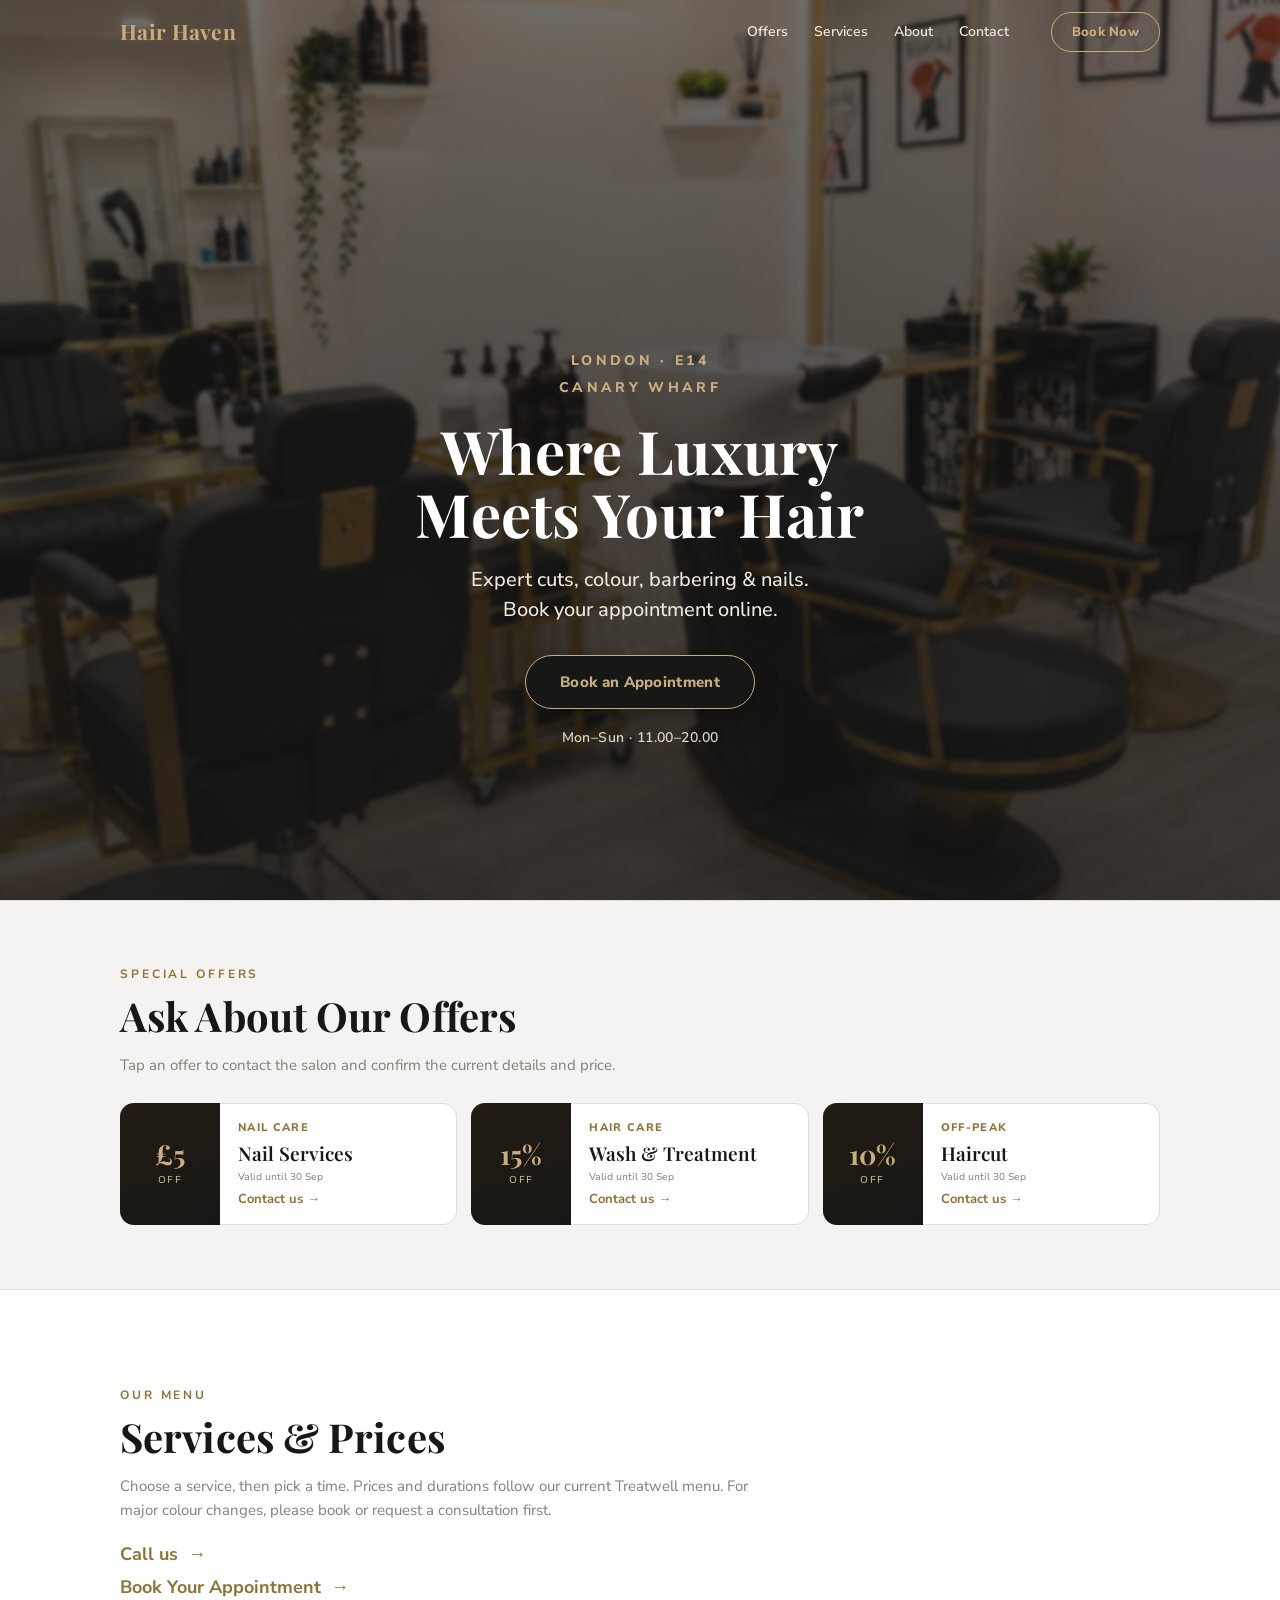
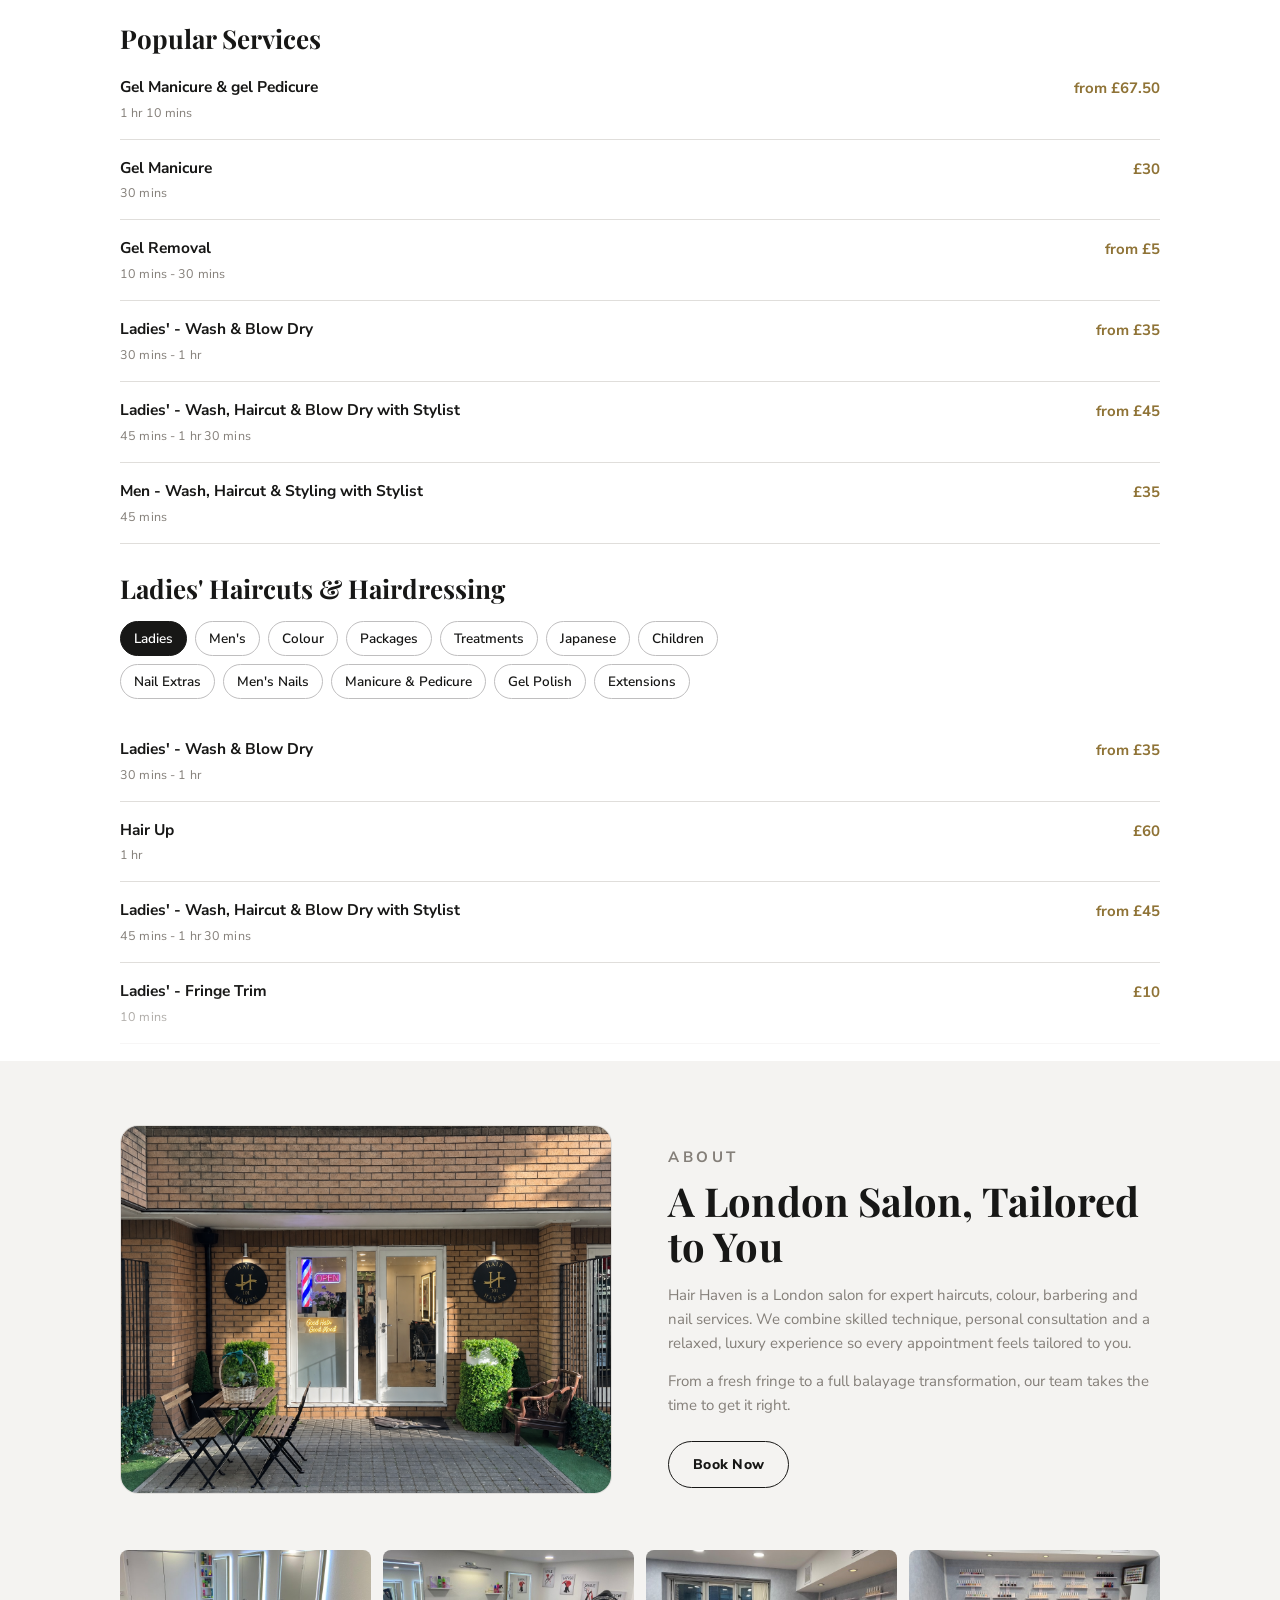
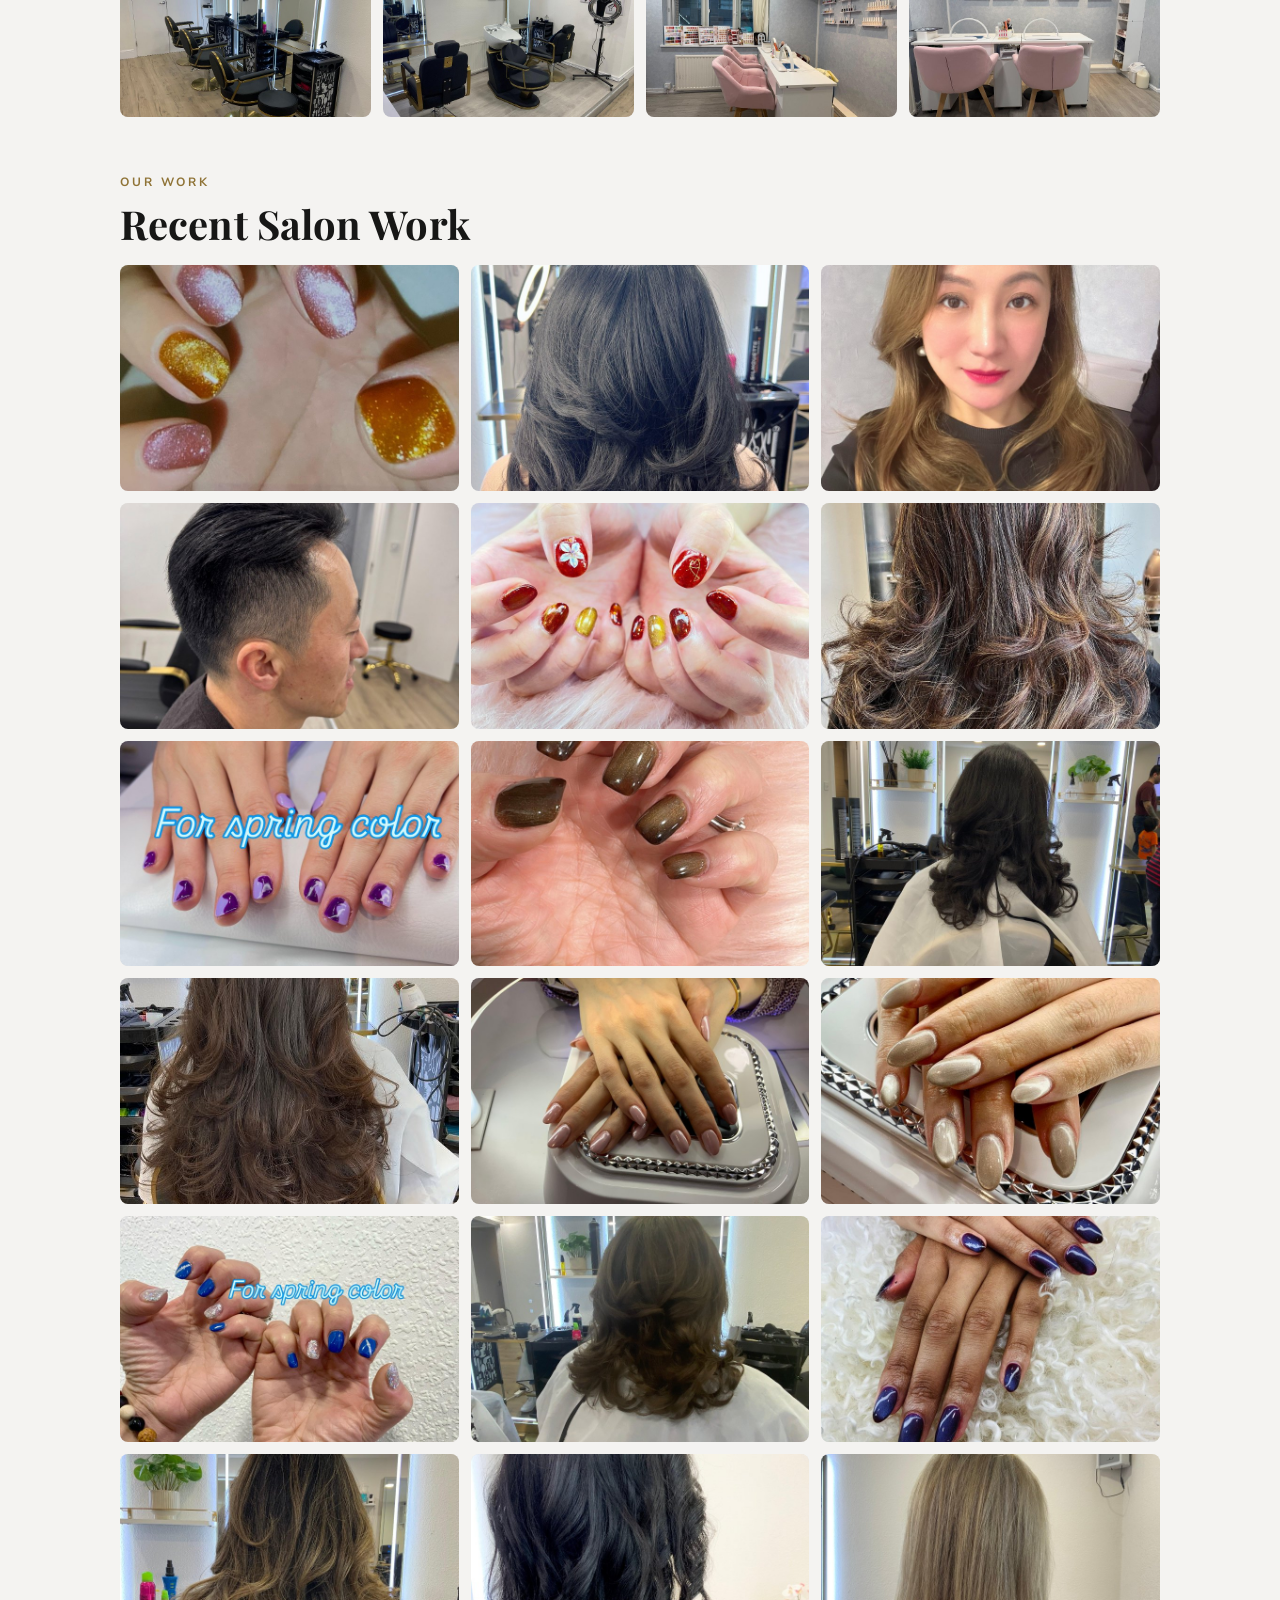
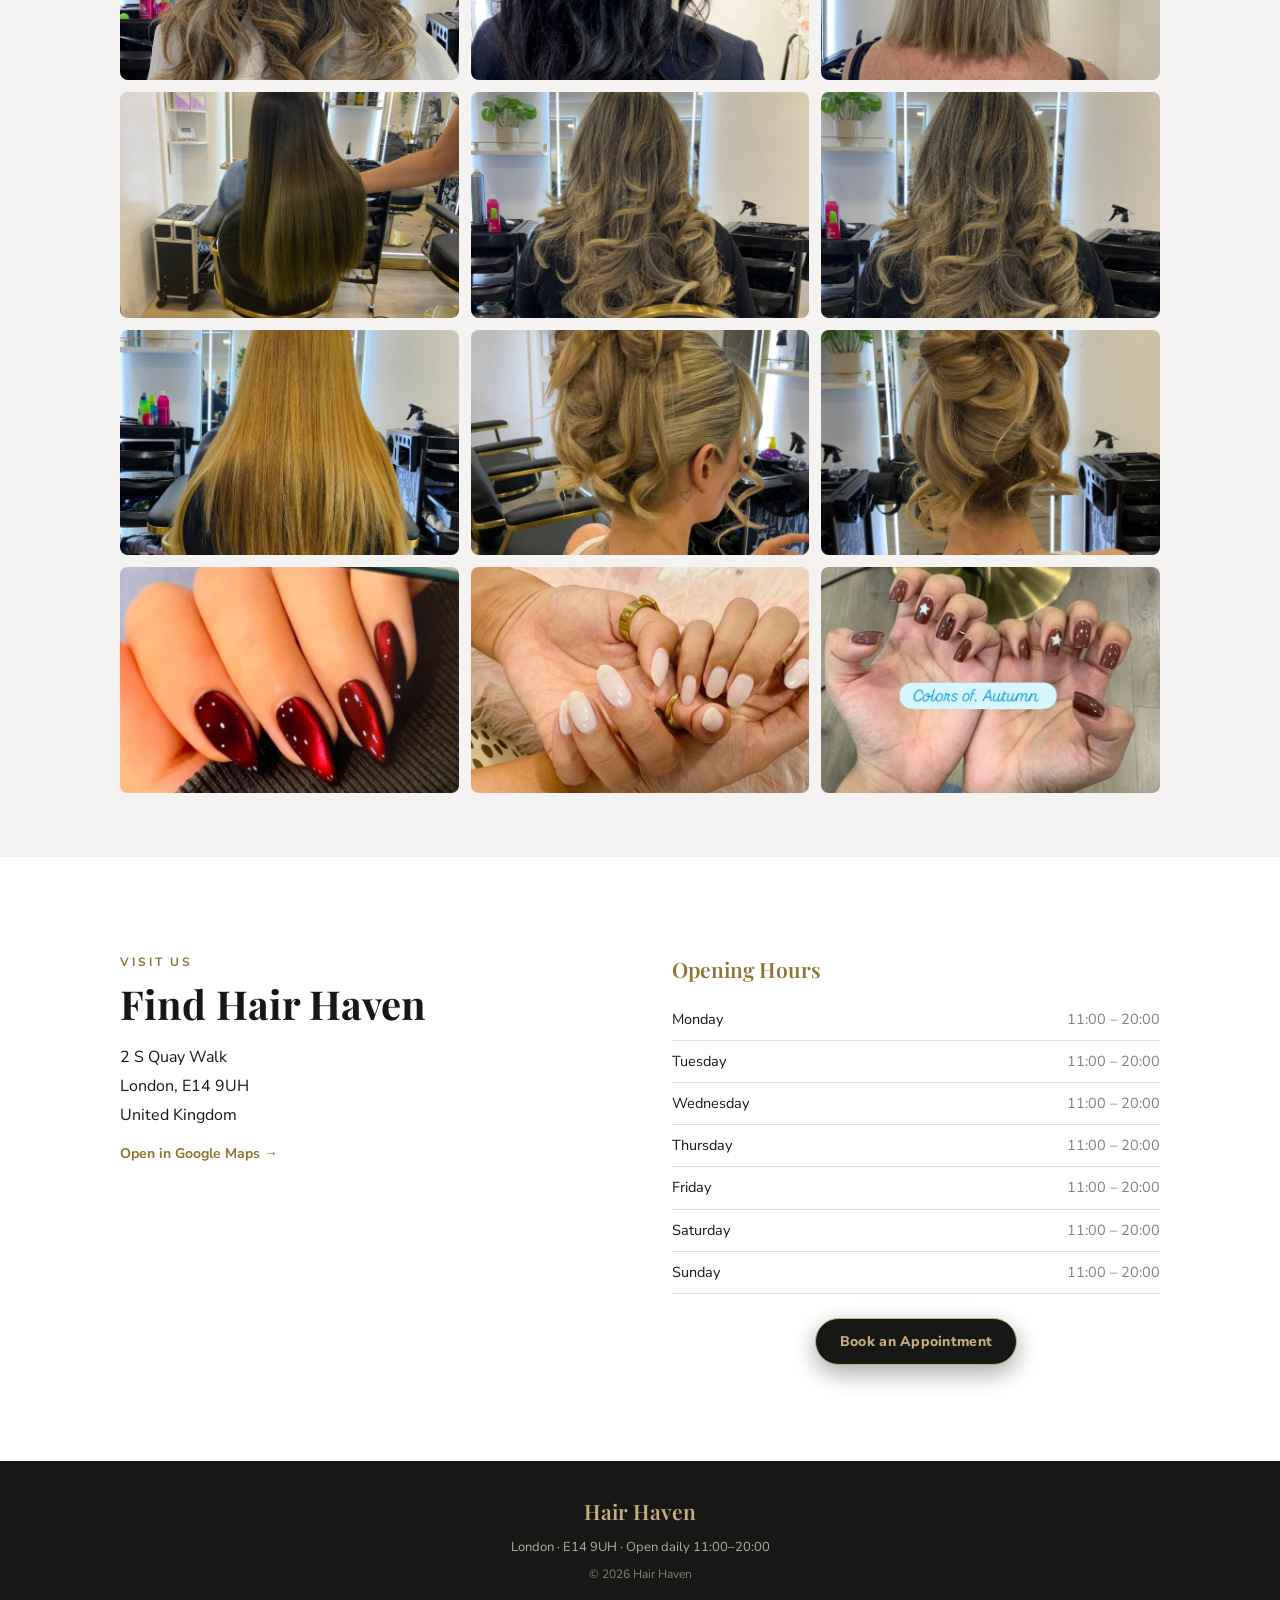
<file: index.html>
<!DOCTYPE html>
<html lang="en">
<head>
  <meta charset="UTF-8">
  <meta name="viewport" content="width=device-width, initial-scale=1.0">
  <title>Hair Haven — Luxury Hair Salon in London</title>
  <meta name="description" content="Hair Haven — expert cuts, colour, barbering and nails in London (E14). Book your appointment online.">

  <link rel="preconnect" href="https://fonts.googleapis.com">
  <link rel="preconnect" href="https://fonts.gstatic.com" crossorigin>
  <link rel="preconnect" href="https://widget.treatwell.co.uk" crossorigin>
  <link href="https://fonts.googleapis.com/css2?family=Playfair+Display:wght@500;600;700&family=Nunito+Sans:wght@400;500;600;700;800&display=swap" rel="stylesheet">
  <link rel="icon" type="image/webp" sizes="192x192" href="images/hairhaven-favicon.webp">
  <meta name="theme-color" content="#171716">
  <link rel="stylesheet" href="styles.css?v=20260920.7">
</head>
<body id="top">

  <header class="nav">
    <div class="nav__inner">
      <a href="#top" class="brand">Hair&nbsp;Haven</a>

      <nav class="nav__links" id="navLinks">
        <a href="#offers">Offers</a>
        <a href="#services">Services</a>
        <a href="#about">About</a>
        <a href="#contact">Contact</a>
      </nav>

      <div class="nav__right">
        <button class="btn btn--book" data-hh-book>Book&nbsp;Now</button>
        <button class="nav__toggle" id="navToggle" aria-label="Menu">
          <span></span><span></span><span></span>
        </button>
      </div>
    </div>
  </header>

  <section class="hero">
    <div class="hero__media" data-img="hero"></div>
    <div class="hero__overlay"></div>
    <div class="hero__content">
      <p class="hero__eyebrow">London · E14<br>Canary Wharf</p>
      <h1 class="hero__title">Where Luxury<br>Meets Your Hair</h1>
      <p class="hero__sub">Expert cuts, colour, barbering &amp; nails.<br>Book your appointment online.</p>
      <button class="btn btn--gold btn--lg" data-hh-book>Book an Appointment</button>
      <p class="hero__note">Mon–Sun · 11.00–20.00</p>
    </div>
  </section>

  <section class="offers" id="offers">
    <div class="wrap">
      <p class="eyebrow eyebrow--light">Special Offers</p>
      <h2 class="section__title section__title--light">Ask About Our Offers</h2>
      <p class="section__lead">Tap an offer to contact the salon and confirm the current details and price.</p>

      <div class="ticket-grid">
        <button class="ticket" type="button" data-coupon>
          <span class="ticket__stub"><span class="ticket__value">£5</span><span class="ticket__unit">OFF</span></span>
          <span class="ticket__body">
            <span class="ticket__tag">Nail Care</span>
            <span class="ticket__title">Nail Services</span>
            <span class="ticket__expiry">Valid until 30 Sep</span>
            <span class="ticket__cta">Contact us →</span>
          </span>
        </button>

        <button class="ticket" type="button" data-coupon>
          <span class="ticket__stub"><span class="ticket__value">15%</span><span class="ticket__unit">OFF</span></span>
          <span class="ticket__body">
            <span class="ticket__tag">Hair Care</span>
            <span class="ticket__title">Wash &amp; Treatment</span>
            <span class="ticket__expiry">Valid until 30 Sep</span>
            <span class="ticket__cta">Contact us →</span>
          </span>
        </button>

        <button class="ticket" type="button" data-coupon>
          <span class="ticket__stub"><span class="ticket__value">10%</span><span class="ticket__unit">OFF</span></span>
          <span class="ticket__body">
            <span class="ticket__tag">Off-Peak</span>
            <span class="ticket__title">Haircut</span>
            <span class="ticket__expiry">Valid until 30 Sep</span>
            <span class="ticket__cta">Contact us →</span>
          </span>
        </button>
      </div>
    </div>
  </section>

  <section class="section" id="services">
    <div class="wrap">
      <p class="eyebrow">Our Menu</p>
      <h2 class="section__title">Services &amp; Prices</h2>
      <p class="section__lead">Choose a service, then pick a time. Prices and durations follow our current Treatwell menu. For major colour changes, please book or request a consultation first.</p>

      <div class="section__cta section__cta--services">
        <button class="booking-text-link booking-text-link--call" type="button" data-hh-call>Call us <span aria-hidden="true">&#8594;</span></button>
        <button class="booking-text-link" type="button" data-hh-book>Book Your Appointment <span aria-hidden="true">&#8594;</span></button>
      </div>

      <div class="popular-services" aria-labelledby="popular-services-title">
        <h3 class="popular-services__title" id="popular-services-title">Popular Services</h3>
        <ul class="menu popular-services__list">
          <li class="item"><div class="item__main"><span class="item__name">Gel Manicure &amp; gel Pedicure</span><span class="item__sizes">1 hr 10 mins</span></div><span class="item__price">from £67.50</span></li>
          <li class="item"><div class="item__main"><span class="item__name">Gel Manicure</span><span class="item__sizes">30 mins</span></div><span class="item__price">£30</span></li>
          <li class="item"><div class="item__main"><span class="item__name">Gel Removal</span><span class="item__sizes">10 mins - 30 mins</span></div><span class="item__price">from £5</span></li>
          <li class="item"><div class="item__main"><span class="item__name">Ladies' - Wash &amp; Blow Dry</span><span class="item__sizes">30 mins - 1 hr</span></div><span class="item__price">from £35</span></li>
          <li class="item"><div class="item__main"><span class="item__name">Ladies' - Wash, Haircut &amp; Blow Dry with Stylist</span><span class="item__sizes">45 mins - 1 hr 30 mins</span></div><span class="item__price">from £45</span></li>
          <li class="item"><div class="item__main"><span class="item__name">Men - Wash, Haircut &amp; Styling with Stylist</span><span class="item__sizes">45 mins</span></div><span class="item__price">£35</span></li>
        </ul>
      </div>

      <h3 class="cat__title cat__title--control" id="activeCategoryTitle">Ladies' Haircuts &amp; Hairdressing</h3>

      <div class="chips-wrap">
        <div class="chips-row">
          <div class="chips" role="tablist" aria-label="Hair services">
          <button class="chip" data-cat="cat-ladies-haircuts">Ladies</button>
          <button class="chip" data-cat="cat-mens">Men's</button>
          <button class="chip" data-cat="cat-colour">Colour</button>
          <button class="chip" data-cat="cat-packages">Packages</button>
          <button class="chip" data-cat="cat-treatments">Treatments</button>
          <button class="chip" data-cat="cat-japanese">Japanese</button>
          <button class="chip" data-cat="cat-children">Children</button>
          </div>
        </div>

        <div class="chips-row">
          <div class="chips" role="tablist" aria-label="Nail services">
          <button class="chip" data-cat="cat-nail-extras">Nail Extras</button>
          <button class="chip" data-cat="cat-mens-nails">Men's Nails</button>
          <button class="chip" data-cat="cat-manicures">Manicure &amp; Pedicure</button>
          <button class="chip" data-cat="cat-gel-polish">Gel Polish</button>
          <button class="chip" data-cat="cat-extensions">Extensions</button>
          </div>
        </div>
      </div>

      <div class="cat" id="cat-ladies-haircuts">
        <h3 class="cat__title">Ladies' Haircuts &amp; Hairdressing</h3>
        <ul class="menu">
          <li class="item"><div class="item__main"><span class="item__name">Ladies' - Wash &amp; Blow Dry</span><span class="item__sizes">30 mins - 1 hr</span></div><span class="item__price">from £35</span></li>
          <li class="item"><div class="item__main"><span class="item__name">Hair Up</span><span class="item__sizes">1 hr</span></div><span class="item__price">£60</span></li>
          <li class="item"><div class="item__main"><span class="item__name">Ladies' - Wash, Haircut &amp; Blow Dry with Stylist</span><span class="item__sizes">45 mins - 1 hr 30 mins</span></div><span class="item__price">from £45</span></li>
          <li class="item"><div class="item__main"><span class="item__name">Ladies' - Fringe Trim</span><span class="item__sizes">10 mins</span></div><span class="item__price">£10</span></li>
        </ul>
      </div>

      <div class="cat" id="cat-mens">
        <h3 class="cat__title">Men's</h3>
        <ul class="menu">
          <li class="item"><div class="item__main"><span class="item__name">Dry Haircut</span><span class="item__sizes">30 mins</span></div><span class="item__price">£30</span></li>
          <li class="item"><div class="item__main"><span class="item__name">Men - Bleaching</span><span class="item__sizes">1 hr 45 mins</span></div><span class="item__price">£70</span></li>
          <li class="item"><div class="item__main"><span class="item__name">Men - Hair Colouring</span><span class="item__sizes">1 hr - 3 hrs 15 mins</span></div><span class="item__price">from £35</span></li>
          <li class="item"><div class="item__main"><span class="item__name">Men - Hair Permanent Perm</span><span class="item__sizes">2 hrs 45 mins - 3 hrs 15 mins</span></div><span class="item__price">from £80</span></li>
          <li class="item"><div class="item__main"><span class="item__name">Men - Permanent Straightening</span><span class="item__sizes">3 hrs</span></div><span class="item__price">£150</span></li>
          <li class="item"><div class="item__main"><span class="item__name">Men - Wash, Haircut &amp; Styling with Stylist</span><span class="item__sizes">45 mins</span></div><span class="item__price">£35</span></li>
          <li class="item"><div class="item__main"><span class="item__name">Men - Wash, Haircut &amp; Styling with Style Director</span><span class="item__sizes">45 mins</span></div><span class="item__price">£45</span></li>
        </ul>
      </div>

      <div class="cat" id="cat-colour">
        <h3 class="cat__title">Ladies' Hair Colour &amp; Highlights</h3>
        <ul class="menu">
          <li class="item"><div class="item__main"><span class="item__name">Add on Base colour when having Highlights or Balayage</span><span class="item__sizes">30 mins</span></div><span class="item__price">from £30</span></li>
          <li class="item"><div class="item__main"><span class="item__name">Toner</span><span class="item__sizes">20 mins</span></div><span class="item__price">from £45</span></li>
          <li class="item"><div class="item__main"><span class="item__name">Root Tint Colour</span><span class="item__sizes">1 hr 45 mins</span></div><span class="item__price">£55</span></li>
          <li class="item"><div class="item__main"><span class="item__name">Full Head Colour</span><span class="item__sizes">45 mins - 1 hr</span></div><span class="item__price">from £65</span></li>
          <li class="item"><div class="item__main"><span class="item__name">Root Bleach</span><span class="item__sizes">1 hr</span></div><span class="item__price">£75</span></li>
          <li class="item"><div class="item__main"><span class="item__name">Full Head Bleach</span><span class="item__sizes">1 hr - 1 hr 30 mins</span></div><span class="item__price">from £90</span></li>
          <li class="item"><div class="item__main"><span class="item__name">T-Section Highlights</span><span class="item__sizes">45 mins</span></div><span class="item__price">from £60</span></li>
          <li class="item"><div class="item__main"><span class="item__name">Half Head Highlights</span><span class="item__sizes">1 hr - 1 hr 15 mins</span></div><span class="item__price">from £80</span></li>
          <li class="item"><div class="item__main"><span class="item__name">Full Head Highlights</span><span class="item__sizes">1 hr 15 mins - 1 hr 30 mins</span></div><span class="item__price">from £100</span></li>
          <li class="item"><div class="item__main"><span class="item__name">Balayage</span><span class="item__sizes">1 hr 30 mins</span></div><span class="item__price">from £180</span></li>
        </ul>
      </div>

      <div class="cat" id="cat-packages">
        <h3 class="cat__title">Ladies' Hair Colour &amp; Highlights Packages</h3>
        <ul class="menu">
          <li class="item"><div class="item__main"><span class="item__name">Add On - Colour</span><span class="item__sizes">30 mins</span></div><span class="item__price">£30</span></li>
          <li class="item"><div class="item__main"><span class="item__name">Add On - Full Tint Colour</span><span class="item__sizes">1 hr 30 mins</span></div><span class="item__price">from £40</span></li>
          <li class="item"><div class="item__main"><span class="item__name">Root Colour + Wash &amp; Blow Dry</span><span class="item__sizes">2 hrs - 2 hrs 15 mins</span></div><span class="item__price">from £80</span></li>
          <li class="item"><div class="item__main"><span class="item__name">Root Colour + Wash, Haircut &amp; Blow Dry</span><span class="item__sizes">2 hrs 15 mins - 2 hrs 30 mins</span></div><span class="item__price">from £90</span></li>
          <li class="item"><div class="item__main"><span class="item__name">Full Head Colour + Wash &amp; Blow Dry</span><span class="item__sizes">2 hrs - 2 hrs 30 mins</span></div><span class="item__price">from £95</span></li>
          <li class="item"><div class="item__main"><span class="item__name">Full Head Colour + Wash, Haircut &amp; Blow Dry</span><span class="item__sizes">2 hrs 15 mins - 2 hrs 45 mins</span></div><span class="item__price">from £105</span></li>
          <li class="item"><div class="item__main"><span class="item__name">T-Section Highlights + Toner + Wash &amp; Blow Dry</span><span class="item__sizes">2 hrs 15 mins - 2 hrs 45 mins</span></div><span class="item__price">from £115</span></li>
          <li class="item"><div class="item__main"><span class="item__name">T-Section Highlights + Toner + Wash, Haircut &amp; Blow Dry</span><span class="item__sizes">2 hrs 15 mins - 2 hrs 45 mins</span></div><span class="item__price">from £120</span></li>
          <li class="item"><div class="item__main"><span class="item__name">Half Head Highlights + Toner + Wash &amp; Blow Dry</span><span class="item__sizes">2 hrs 30 mins - 3 hrs 15 mins</span></div><span class="item__price">from £130</span></li>
          <li class="item"><div class="item__main"><span class="item__name">Half Head Highlights + Toner + Wash, Haircut &amp; Blow Dry</span><span class="item__sizes">2 hrs 30 mins - 3 hrs 15 mins</span></div><span class="item__price">from £135</span></li>
          <li class="item"><div class="item__main"><span class="item__name">Full Head Highlights + Toner + Wash &amp; Blow Dry</span><span class="item__sizes">3 hrs - 3 hrs 30 mins</span></div><span class="item__price">from £145</span></li>
          <li class="item"><div class="item__main"><span class="item__name">Full Head Highlights + Toner + Wash, Haircut &amp; Blow Dry</span><span class="item__sizes">3 hrs 15 mins - 3 hrs 30 mins</span></div><span class="item__price">from £150</span></li>
          <li class="item"><div class="item__main"><span class="item__name">Balayage + Toner + Wash &amp; Blow Dry</span><span class="item__sizes">3 hrs 15 mins - 3 hrs 30 mins</span></div><span class="item__price">from £245</span></li>
          <li class="item"><div class="item__main"><span class="item__name">Balayage + Toner + Wash, Haircut &amp; Blow Dry</span><span class="item__sizes">3 hrs 45 mins</span></div><span class="item__price">from £250</span></li>
        </ul>
      </div>

      <div class="cat" id="cat-treatments">
        <h3 class="cat__title">Hair Treatments</h3>
        <ul class="menu">
          <li class="item"><div class="item__main"><span class="item__name">Hair Repair Treatment</span><span class="item__sizes">30 mins - 40 mins</span></div><span class="item__price">from £30</span></li>
          <li class="item"><div class="item__main"><span class="item__name">Ladies' Permanent Perm</span><span class="item__sizes">1 hr 30 mins</span></div><span class="item__price">£120</span></li>
          <li class="item"><div class="item__main"><span class="item__name">Permanent Hair Straightening</span><span class="item__sizes">3 hrs 30 mins</span></div><span class="item__price">£250</span></li>
        </ul>
      </div>

      <div class="cat" id="cat-japanese">
        <h3 class="cat__title">Japanese Style - Haircuts &amp; Hairdressing</h3>
        <ul class="menu">
          <li class="item"><div class="item__main"><span class="item__name">Wash &amp; Style</span><span class="item__sizes">45 mins - 1 hr 15 mins</span></div><span class="item__price">from £50</span></li>
          <li class="item"><div class="item__main"><span class="item__name">Ladies' - Wash, Haircut &amp; Style</span><span class="item__sizes">1 hr - 1 hr 45 mins</span></div><span class="item__price">from £55</span></li>
          <li class="item"><div class="item__main"><span class="item__name">Men Wash Cut &amp; Style</span><span class="item__sizes">1 hr</span></div><span class="item__price">£45</span></li>
        </ul>
      </div>

      <div class="cat" id="cat-children">
        <h3 class="cat__title">Children - Haircuts &amp; Hairdressing</h3>
        <ul class="menu">
          <li class="item"><div class="item__main"><span class="item__name">Girl Hair Cut <span class="item__meta">(Under 12 Years Old)</span></span><span class="item__sizes">30 mins - 45 mins</span></div><span class="item__price">from £25</span></li>
          <li class="item"><div class="item__main"><span class="item__name">Boy's Haircut <span class="item__meta">(Under 12 Years Old)</span></span><span class="item__sizes">30 mins</span></div><span class="item__price">from £20</span></li>
        </ul>
      </div>

      <div class="cat" id="cat-nail-extras">
        <h3 class="cat__title">Nail Extras</h3>
        <ul class="menu">
          <li class="item"><div class="item__main"><span class="item__name">Add On - Spa Pedicure: Milk &amp; Rose</span><span class="item__sizes">10 mins</span></div><span class="item__price">£5</span></li>
          <li class="item"><div class="item__main"><span class="item__name">Nail Repair</span><span class="item__sizes">10 mins</span></div><span class="item__price">£5</span></li>
          <li class="item"><div class="item__main"><span class="item__name">Gel Removal</span><span class="item__sizes">10 mins - 30 mins</span></div><span class="item__price">from £5</span></li>
          <li class="item"><div class="item__main"><span class="item__name">Nail Designs</span><span class="item__sizes">10 mins</span></div><span class="item__price">£10</span></li>
          <li class="item"><div class="item__main"><span class="item__name">Acrylic Removal</span><span class="item__sizes">10 mins</span></div><span class="item__price">£15</span></li>
        </ul>
      </div>

      <div class="cat" id="cat-mens-nails">
        <h3 class="cat__title">Men's Manicures &amp; Pedicures</h3>
        <ul class="menu">
          <li class="item"><div class="item__main"><span class="item__name">Men's Manicure</span><span class="item__sizes">20 mins</span></div><span class="item__price">£20</span></li>
          <li class="item"><div class="item__main"><span class="item__name">Men's Pedicure</span><span class="item__sizes">30 mins</span></div><span class="item__price">£35</span></li>
          <li class="item"><div class="item__main"><span class="item__name">Men's Manicure &amp; Pedicure</span><span class="item__sizes">1 hr</span></div><span class="item__price">£55</span></li>
        </ul>
      </div>

      <div class="cat" id="cat-manicures">
        <h3 class="cat__title">Manicures &amp; Pedicures</h3>
        <ul class="menu">
          <li class="item"><div class="item__main"><span class="item__name">Regular Polish Change</span><span class="item__sizes">10 mins</span></div><span class="item__price">£15</span></li>
          <li class="item"><div class="item__main"><span class="item__name">Regular Manicure with Regular Polish</span><span class="item__sizes">20 mins</span></div><span class="item__price">£20</span></li>
          <li class="item"><div class="item__main"><span class="item__name">Full Manicure &amp; Full Pedicure with Regular Polish</span><span class="item__sizes">1 hr</span></div><span class="item__price">£55</span></li>
          <li class="item"><div class="item__main"><span class="item__name">Gel Pedicure</span><span class="item__sizes">35 mins</span></div><span class="item__price">£45</span></li>
          <li class="item"><div class="item__main"><span class="item__name">Regular Pedicure with Regular Polish</span><span class="item__sizes">30 mins</span></div><span class="item__price">£35</span></li>
        </ul>
      </div>

      <div class="cat" id="cat-gel-polish">
        <h3 class="cat__title">Gel Polish</h3>
        <ul class="menu">
          <li class="item"><div class="item__main"><span class="item__name">Express Gel Polish</span><span class="item__sizes">15 mins</span></div><span class="item__price">£25</span></li>
          <li class="item"><div class="item__main"><span class="item__name">File &amp; Gel Polish</span><span class="item__sizes">20 mins</span></div><span class="item__price">£25</span></li>
          <li class="item"><div class="item__main"><span class="item__name">Gel Manicure</span><span class="item__sizes">30 mins</span></div><span class="item__price">£30</span></li>
          <li class="item"><div class="item__main"><span class="item__name">Gel Manicure &amp; gel Pedicure</span><span class="item__sizes">1 hr 10 mins</span></div><span class="item__price">from £67.50</span></li>
        </ul>
      </div>

      <div class="cat" id="cat-extensions">
        <h3 class="cat__title">Nail Extensions</h3>
        <ul class="menu">
          <li class="item"><div class="item__main"><span class="item__name">Acrylic Two Big Toes Infills</span><span class="item__sizes">10 mins</span></div><span class="item__price">£8</span></li>
          <li class="item"><div class="item__main"><span class="item__name">Acrylic Two Big Toes Extensions</span><span class="item__sizes">10 mins</span></div><span class="item__price">£10</span></li>
          <li class="item"><div class="item__main"><span class="item__name">Ombré Infills</span><span class="item__sizes">50 mins</span></div><span class="item__price">£45</span></li>
          <li class="item"><div class="item__main"><span class="item__name">Infills Acrylic &amp; Gel Polish</span><span class="item__sizes">50 mins</span></div><span class="item__price">£45</span></li>
          <li class="item"><div class="item__main"><span class="item__name">Infills BIAB &amp; Gel Polish</span><span class="item__sizes">1 hr</span></div><span class="item__price">£50</span></li>
          <li class="item"><div class="item__main"><span class="item__name">Full Set Ombré Extensions</span><span class="item__sizes">1 hr</span></div><span class="item__price">£50</span></li>
          <li class="item"><div class="item__main"><span class="item__name">Full Set Acrylic &amp; Gel Polish Extensions</span><span class="item__sizes">1 hr</span></div><span class="item__price">£50</span></li>
          <li class="item"><div class="item__main"><span class="item__name">Full Set BIAB &amp; Gel Polish Extensions</span><span class="item__sizes">1 hr</span></div><span class="item__price">£55</span></li>
        </ul>
      </div>

    </div>
  </section>

  <section class="about" id="about">
    <div class="wrap about__inner">
      <div class="about__media">
        <img src="images/hair-haven-salon-exterior.webp" alt="Hair Haven salon entrance">
      </div>
      <div class="about__text">
        <p class="eyebrow">About</p>
        <h2 class="section__title">A London Salon, Tailored to You</h2>
        <p>Hair Haven is a London salon for expert haircuts, colour, barbering and nail services. We combine skilled technique, personal consultation and a relaxed, luxury experience so every appointment feels tailored to you.</p>
        <p>From a fresh fringe to a full balayage transformation, our team takes the time to get it right.</p>
        <button class="btn btn--dark" data-hh-book>Book Now</button>
      </div>
    </div>
    <div class="wrap salon-gallery" aria-label="Hair Haven salon photos">
      <div class="salon-gallery__grid">
        <figure class="salon-gallery__item"><img src="images/hairhaven/hair-haven-salon-interior-01.webp" alt="Hair Haven salon interior" loading="lazy" draggable="false"></figure>
        <figure class="salon-gallery__item"><img src="images/hairhaven/hair-haven-salon-interior-02.webp" alt="Hair Haven salon interior" loading="lazy" draggable="false"></figure>
        <figure class="salon-gallery__item"><img src="images/hairhaven/hair-haven-salon-interior-03.webp" alt="Hair Haven salon interior" loading="lazy" draggable="false"></figure>
        <figure class="salon-gallery__item"><img src="images/hairhaven/hair-haven-nail-studio-01.webp" alt="Hair Haven nail studio" loading="lazy" draggable="false"></figure>
      </div>
    </div>
    <div class="wrap work-gallery" aria-labelledby="workGalleryTitle">
      <div class="work-gallery__intro">
        <p class="eyebrow">Our Work</p>
        <h2 class="section__title" id="workGalleryTitle">Recent Salon Work</h2>
      </div>
      <div class="work-gallery__grid">
        <figure class="work-gallery__item"><img src="images/portfolio/hair-haven-nail-art-01.webp" alt="Hair Haven nail work" loading="lazy" draggable="false"></figure>
        <figure class="work-gallery__item"><img src="images/portfolio/hair-haven-hair-styling-01.webp" alt="Hair Haven salon work" loading="lazy" draggable="false"></figure>
        <figure class="work-gallery__item"><img src="images/portfolio/hair-haven-hair-styling-02.webp" alt="Hair Haven salon work" loading="lazy" draggable="false"></figure>
        <figure class="work-gallery__item"><img src="images/portfolio/hair-haven-hair-styling-03.webp" alt="Hair Haven salon work" loading="lazy" draggable="false"></figure>
        <figure class="work-gallery__item"><img src="images/portfolio/hair-haven-nail-art-02.webp" alt="Hair Haven nail work" loading="lazy" draggable="false"></figure>
        <figure class="work-gallery__item"><img src="images/portfolio/hair-haven-hair-styling-04.webp" alt="Hair Haven salon work" loading="lazy" draggable="false"></figure>
        <figure class="work-gallery__item"><img src="images/portfolio/hair-haven-nail-art-03.webp" alt="Hair Haven nail work" loading="lazy" draggable="false"></figure>
        <figure class="work-gallery__item"><img src="images/portfolio/hair-haven-nail-art-04.webp" alt="Hair Haven nail work" loading="lazy" draggable="false"></figure>
        <figure class="work-gallery__item"><img src="images/portfolio/hair-haven-hair-styling-05.webp" alt="Hair Haven salon work" loading="lazy" draggable="false"></figure>
        <figure class="work-gallery__item"><img src="images/portfolio/hair-haven-hair-styling-06.webp" alt="Hair Haven salon work" loading="lazy" draggable="false"></figure>
        <figure class="work-gallery__item"><img src="images/portfolio/hair-haven-nail-art-05.webp" alt="Hair Haven nail work" loading="lazy" draggable="false"></figure>
        <figure class="work-gallery__item"><img src="images/portfolio/hair-haven-nail-art-06.webp" alt="Hair Haven nail work" loading="lazy" draggable="false"></figure>
        <figure class="work-gallery__item"><img src="images/portfolio/hair-haven-nail-art-07.webp" alt="Hair Haven nail work" loading="lazy" draggable="false"></figure>
        <figure class="work-gallery__item"><img src="images/portfolio/hair-haven-hair-styling-07.webp" alt="Hair Haven salon work" loading="lazy" draggable="false"></figure>
        <figure class="work-gallery__item"><img src="images/portfolio/hair-haven-nail-art-08.webp" alt="Hair Haven nail work" loading="lazy" draggable="false"></figure>
        <figure class="work-gallery__item"><img src="images/portfolio/hair-haven-hair-styling-08.webp" alt="Hair Haven salon work" loading="lazy" draggable="false"></figure>
        <figure class="work-gallery__item"><img src="images/portfolio/hair-haven-hair-styling-09.webp" alt="Hair Haven salon work" loading="lazy" draggable="false"></figure>
        <figure class="work-gallery__item"><img src="images/portfolio/hair-haven-hair-styling-10.webp" alt="Hair Haven salon work" loading="lazy" draggable="false"></figure>
        <figure class="work-gallery__item"><img src="images/portfolio/hair-haven-hair-styling-11.webp" alt="Hair Haven salon work" loading="lazy" draggable="false"></figure>
        <figure class="work-gallery__item"><img src="images/portfolio/hair-haven-hair-styling-12.webp" alt="Hair Haven salon work" loading="lazy" draggable="false"></figure>
        <figure class="work-gallery__item"><img src="images/portfolio/hair-haven-hair-styling-13.webp" alt="Hair Haven salon work" loading="lazy" draggable="false"></figure>
        <figure class="work-gallery__item"><img src="images/portfolio/hair-haven-hair-styling-14.webp" alt="Hair Haven salon work" loading="lazy" draggable="false"></figure>
        <figure class="work-gallery__item"><img src="images/portfolio/hair-haven-nail-art-09.webp" alt="Hair Haven nail work" loading="lazy" draggable="false"></figure>
        <figure class="work-gallery__item"><img src="images/portfolio/hair-haven-hair-styling-15.webp" alt="Hair Haven salon work" loading="lazy" draggable="false"></figure>
        <figure class="work-gallery__item"><img src="images/portfolio/hair-haven-hair-styling-16.webp" alt="Hair Haven salon work" loading="lazy" draggable="false"></figure>
        <figure class="work-gallery__item"><img src="images/portfolio/hair-haven-nail-art-10.webp" alt="Hair Haven nail work" loading="lazy" draggable="false"></figure>
        <figure class="work-gallery__item"><img src="images/portfolio/hair-haven-nail-art-11.webp" alt="Hair Haven nail work" loading="lazy" draggable="false"></figure>
      </div>
    </div>
  </section>

  <section class="section contact" id="contact">
    <div class="wrap contact__inner">
      <div class="contact__col">
        <p class="eyebrow">Visit Us</p>
        <h2 class="section__title">Find Hair Haven</h2>
        <address class="contact__address">
          2 S Quay Walk<br>
          London, E14 9UH<br>
          United Kingdom
        </address>
        <a class="contact__maplink" href="https://www.google.com/maps/search/?api=1&query=2+S+Quay+Walk%2C+London%2C+E14+9UH" target="_blank" rel="noopener noreferrer">Open in Google Maps →</a>
      </div>
      <div class="contact__col">
        <h3 class="hours__title">Opening Hours</h3>
        <ul class="hours">
          <li><span>Monday</span><span>11:00 – 20:00</span></li>
          <li><span>Tuesday</span><span>11:00 – 20:00</span></li>
          <li><span>Wednesday</span><span>11:00 – 20:00</span></li>
          <li><span>Thursday</span><span>11:00 – 20:00</span></li>
          <li><span>Friday</span><span>11:00 – 20:00</span></li>
          <li><span>Saturday</span><span>11:00 – 20:00</span></li>
          <li><span>Sunday</span><span>11:00 – 20:00</span></li>
        </ul>
        <button class="btn btn--gold contact__book" data-hh-book>Book an Appointment</button>
      </div>
    </div>
  </section>

  <footer class="footer">
    <div class="wrap footer__inner">
      <span class="footer__brand">Hair Haven</span>
      <span class="footer__meta">London · E14 9UH · Open daily 11:00–20:00</span>
      <span class="footer__copy">© 2026 Hair Haven</span>
    </div>
  </footer>

  <div class="booking-modal" id="bookingModal" role="dialog" aria-modal="true" aria-label="Book an appointment" aria-hidden="true">
    <div class="booking-modal__backdrop" data-hh-close></div>
    <div class="booking-modal__panel">
      <button class="booking-modal__close" data-hh-close aria-label="Close">✕</button>
      <div class="booking-modal__frame">
        <iframe
          id="treatwellBookingFrame"
          src="https://widget.treatwell.co.uk/place/516503/menu/"
          data-booking-url="https://widget.treatwell.co.uk/place/516503/menu/"
          title="Book with Hair Haven on Treatwell"
          referrerpolicy="strict-origin-when-cross-origin"
          aria-busy="true"
        ></iframe>
      </div>
      <section class="booking-fallback" id="bookingFallback" aria-labelledby="bookingFallbackTitle" hidden>
        <p class="booking-fallback__eyebrow">Hair Haven Booking</p>
        <h2 class="booking-fallback__title" id="bookingFallbackTitle">Booking is taking a little longer</h2>
        <p class="booking-fallback__text">Continue securely on Treatwell to choose your service and appointment time.</p>
        <a class="booking-fallback__primary" href="https://widget.treatwell.co.uk/place/516503/menu/" target="_blank" rel="noopener noreferrer">
          Continue with Treatwell <span aria-hidden="true">↗</span>
        </a>
        <button class="booking-fallback__retry" id="bookingRetry" type="button">Try again</button>
      </section>
    </div>
  </div>

  <div class="call-modal" id="callModal" role="dialog" aria-modal="true" aria-labelledby="callModalTitle" aria-hidden="true">
    <div class="call-modal__backdrop" data-hh-call-close></div>
    <section class="call-modal__panel">
      <button class="booking-modal__close" type="button" data-hh-call-close aria-label="Close">✕</button>
      <div class="call-modal__content">
        <p class="call-modal__eyebrow">Hair Haven</p>
        <h2 class="call-modal__title" id="callModalTitle">Call us</h2>
        <p class="call-modal__message" id="callModalMessage" hidden></p>
        <a class="call-modal__number" href="tel:+442046371102">020 4637 1102</a>
        <button class="call-modal__book" id="callBookButton" type="button" hidden>Book now</button>
        <p class="call-modal__note" id="callOfferNote" hidden>Final offer price to be confirmed in salon.</p>
      </div>
    </section>
  </div>

  <script src="script.js?v=20260920.7"></script>
</body>
</html>
</file>
<file: styles.css>
:root{
  
  --bg:        #ffffff;   
  --surface:   #f4f3f1;   
  --surface-2: #eae8e4;
  --ink:       #171716;   
  --muted:     #847f79;   
  --line:      #e0dedb;   
  --gray:      #bfbebf;   
  --gold:      #c8ad7e;   
  --gold-ink:  #8f7336;   
  --gold-hi:   #c8ad7e;   
  --gold-deep: #6a531f;
  --maxw:      1080px;
  --service-menu-height: 340px;
  --serif: "Playfair Display", Georgia, "Times New Roman", serif;
  --sans: "Nunito Sans", -apple-system, BlinkMacSystemFont, "Segoe UI", Roboto, sans-serif;
}

*{ box-sizing:border-box; margin:0; padding:0; }
html{ scroll-behavior:smooth; scroll-padding-top:70px; scrollbar-width:none; -ms-overflow-style:none; }

*{ scrollbar-width:none; -ms-overflow-style:none; }
*::-webkit-scrollbar{ width:0; height:0; display:none; }
body{
  font-family:var(--sans);
  color:var(--ink);
  background:var(--bg);
  line-height:1.6;
  -webkit-font-smoothing:antialiased;
}
img{ max-width:100%; display:block; }
a{ color:inherit; text-decoration:none; }

.wrap{ max-width:var(--maxw); margin:0 auto; padding:0 20px; }

.eyebrow{
  font-size:12px; letter-spacing:.24em; text-transform:uppercase;
  color:var(--gold-ink); font-weight:700; margin-bottom:10px;
}
.eyebrow--light{ color:var(--gold-ink); }
.section__title{
  font-family:var(--serif); font-weight:700; line-height:1.12;
  font-size:31px; letter-spacing:.1px; color:var(--ink);
}
.section__title--light{ color:var(--ink); }
.section__lead{ color:var(--muted); margin-top:14px; max-width:640px; font-size:15px; }
.section__lead strong{ color:var(--gold-ink); font-weight:700; }

.lead-sizes{ margin:2px 0 14px; font-size:13px; color:var(--muted); letter-spacing:.01em; }
.lead-sizes strong{ color:var(--gold-ink); font-weight:800; }

.lead-sizes:has(+ .cat__note){ margin-bottom:4px; }

.btn{
  font-family:var(--sans); font-size:14px; font-weight:800; letter-spacing:.02em;
  border:none; border-radius:999px; padding:13px 24px; cursor:pointer;
  display:inline-flex; align-items:center; justify-content:center;
  transition:transform .12s ease, opacity .12s ease, background .2s ease, box-shadow .2s ease;
  white-space:nowrap; -webkit-user-select:none; user-select:none;
}
.btn:active{ transform:translateY(1px); }

.btn--gold{
  background:#171716; color:var(--gold-hi);
  border:1px solid var(--gold);
  box-shadow:0 8px 24px rgba(0,0,0,.35);
}
.btn--gold:hover{ background:#000; color:#e6cd8c; }

.btn--noglow{ border:none; box-shadow:0 8px 22px rgba(0,0,0,.3); }
.btn--noglow:hover{ box-shadow:0 8px 22px rgba(0,0,0,.3); }

.btn--dark{ background:transparent; color:var(--ink); border:1px solid var(--ink); }
.btn--dark:hover{ background:var(--ink); color:var(--gold-hi); }

.btn--book{ background:transparent; color:var(--gold-hi); border:1px solid var(--gold); padding:10px 20px; font-size:13px; }
.btn--book:hover{ background:var(--gold); color:#211602; }
.nav--scrolled .btn--book{ background:var(--ink); color:var(--gold-hi); border-color:var(--ink); }
.nav--scrolled .btn--book:hover{ background:#000; color:#e6cd8c; }
.btn--lg{ padding:16px 34px; font-size:15px; }

.booking-modal,.call-modal{ position:fixed; inset:0; z-index:200; display:none; }
.booking-modal.open,.call-modal.open{ display:block; }
.booking-modal__backdrop,.call-modal__backdrop{ position:absolute; inset:0; background:rgba(15,12,10,.55); -webkit-backdrop-filter:blur(2px); backdrop-filter:blur(2px); }
.booking-modal__panel{
  position:absolute; left:50%; top:50%; transform:translate(-50%,-50%);
  width:min(480px,94vw); height:min(86vh,880px);
  background:#fff; border-radius:18px; overflow:hidden;
  box-shadow:0 24px 70px rgba(0,0,0,.45); display:flex; flex-direction:column;
}
.booking-modal__close{
  position:absolute; right:12px; top:12px; z-index:2;
  width:36px; height:36px; border:none; border-radius:50%;
  background:rgba(0,0,0,.06); color:#171716; font-size:15px; cursor:pointer;
  display:flex; align-items:center; justify-content:center;
}
.booking-modal__close:hover{ background:rgba(0,0,0,.12); }
.booking-modal__frame{ flex:1; min-height:0; height:100%; }
.booking-modal__frame iframe{ width:100%; height:100%; border:none; display:block; }
.booking-modal--fallback .booking-modal__frame{ visibility:hidden; }
.booking-fallback{
  position:absolute; inset:0; z-index:3; display:flex; flex-direction:column;
  align-items:center; justify-content:center; padding:48px 34px; background:#fff;
  color:var(--ink); text-align:center;
}
.booking-fallback[hidden]{ display:none; }
.booking-fallback__eyebrow{
  margin:0 0 14px; color:var(--gold); font-size:11px; font-weight:800;
  letter-spacing:.18em; text-transform:uppercase;
}
.booking-fallback__title{ margin:0; font-family:var(--serif); font-size:30px; line-height:1.12; }
.booking-fallback__text{ max-width:300px; margin:16px 0 26px; color:var(--muted); font-size:15px; line-height:1.55; }
.booking-fallback__primary{
  display:inline-flex; align-items:center; justify-content:center; gap:8px; min-height:48px;
  padding:0 22px; border-radius:999px; background:var(--ink); color:#fff;
  font-size:14px; font-weight:800; text-decoration:none;
}
.booking-fallback__primary:hover{ background:#000; color:var(--gold); }
.booking-fallback__retry{
  margin-top:14px; padding:7px 10px; border:0; background:transparent; color:var(--muted);
  font:inherit; font-size:13px; font-weight:700; text-decoration:underline; cursor:pointer;
}
.booking-fallback__retry:hover{ color:var(--ink); }
.call-modal__panel{
  position:absolute; left:50%; top:50%; transform:translate(-50%,-50%);
  width:min(420px,94vw); padding:44px 34px 34px; border-radius:18px;
  background:#fff; box-shadow:0 24px 70px rgba(0,0,0,.45);
}
.call-modal__content{ text-align:center; }
.call-modal__eyebrow{ margin:0 0 12px; color:var(--gold-ink); font-size:11px; font-weight:800; letter-spacing:.18em; text-transform:uppercase; }
.call-modal__title{ margin:0; font-family:var(--serif); font-size:30px; line-height:1.12; color:var(--ink); }
.call-modal__message{ max-width:300px; margin:12px auto 0; color:var(--muted); font-size:14px; line-height:1.5; }
.call-modal__number{ display:block; margin:22px 0 18px; color:var(--gold-ink); font:700 24px/1.2 var(--sans); letter-spacing:.04em; text-decoration:none; }
.call-modal__number:hover{ color:var(--gold-deep); }
.call-modal__book{
  display:flex; width:100%; min-height:48px; padding:0 20px; border:1px solid var(--gold); border-radius:999px;
  align-items:center; justify-content:center; background:var(--ink); color:var(--gold-hi);
  font:800 14px var(--sans); cursor:pointer;
}
.call-modal__book:hover{ background:#000; color:#e6cd8c; }
.call-modal__note{ margin:10px 0 0; color:var(--muted); font-size:11.5px; line-height:1.45; }

.nav{
  position:fixed; top:0; left:0; right:0; z-index:50;
  background:transparent;
  border-bottom:1px solid transparent;
  transition:background .3s ease, border-color .3s ease, backdrop-filter .3s ease;
}

.nav--scrolled{
  background:rgba(255,255,255,.9); backdrop-filter:saturate(180%) blur(12px);
  border-bottom-color:var(--line);
}
.nav__inner{
  max-width:var(--maxw); margin:0 auto; padding:12px 20px;
  display:flex; align-items:center; justify-content:space-between; gap:16px;
}
.brand{
  font-family:var(--serif); font-weight:700; font-size:21px; letter-spacing:.3px;
  color:var(--gold-hi); transition:color .3s ease;
}
.nav--scrolled .brand{ color:var(--ink); }
.nav__links{ display:none; }
.nav__right{ display:flex; align-items:center; gap:10px; }

.nav__toggle{
  width:40px; height:40px; border:1px solid rgba(230,205,140,.4); border-radius:10px;
  background:rgba(255,255,255,.06); display:flex; flex-direction:column;
  align-items:center; justify-content:center; gap:4px; cursor:pointer;
  transition:background .3s ease, border-color .3s ease;
}
.nav__toggle span{ width:18px; height:2px; background:var(--gold-hi); border-radius:2px; transition:.2s; }
.nav--scrolled .nav__toggle{ background:#fff; border-color:var(--line); }
.nav--scrolled .nav__toggle span{ background:var(--ink); }

.nav__links.open{
  display:flex; flex-direction:column; gap:2px;
  position:absolute; left:0; right:0; top:100%;
  padding:8px 20px 16px;
  transition:background .3s ease, border-color .3s ease;
}

.nav__links.open{ background:rgba(16,13,11,.97); backdrop-filter:blur(8px); border-bottom:1px solid rgba(230,205,140,.18); }
.nav__links.open a{
  padding:12px 6px; font-size:15px; font-weight:600; color:#f2ead9;
  border-bottom:1px solid rgba(255,255,255,.08);
}
.nav__links.open a:last-child{ border-bottom:none; }

.nav--scrolled .nav__links.open{ background:rgba(255,255,255,.97); border-bottom-color:var(--line); }
.nav--scrolled .nav__links.open a{ color:var(--ink); border-bottom-color:var(--line); }

.nav:not(.nav--scrolled):has(.nav__links.open){ background:rgba(16,13,11,.97); backdrop-filter:blur(8px); }

.hero{ position:relative; min-height:100vh; min-height:100svh; display:flex; align-items:center; overflow:hidden; padding-top:16vh; }
.hero__media{ position:absolute; inset:0; background:#0c0a08; filter:blur(2px); transform:scale(1.03); }

.hero__media[data-img]{
  background:#0c0a08 url("images/hair-haven-hero-mobile.webp") center/cover no-repeat;
}

.hero__overlay{ position:absolute; inset:0; background:linear-gradient(180deg, rgba(23,23,22,.62) 0%, rgba(23,23,22,.72) 45%, rgba(23,23,22,.85) 100%); }
.hero__content{ position:relative; z-index:2; padding:40px 24px; max-width:720px; margin:0 auto; text-align:center; color:#fff; transform:translateY(5vh); }
.hero__eyebrow{ font-size:14px; letter-spacing:.24em; text-transform:uppercase; color:var(--gold-hi); margin-bottom:18px; font-weight:800; line-height:1.9; }
.hero__title{ font-family:var(--serif); font-weight:700; font-size:45px; line-height:1.05; letter-spacing:.3px; color:#fff; }
.hero__sub{ margin:20px auto 30px; font-size:18px; font-weight:500; line-height:1.5; color:#f0e9de; max-width:460px; }
.hero__note{ margin-top:18px; font-size:14px; font-weight:600; color:#ddd3c4; letter-spacing:.03em; }

.section{ padding:64px 0; }
.section#services{ padding-bottom:0; }
.section__cta{ margin-top:24px; text-align:center; }
.section__cta--services{ margin-top:20px; text-align:left; }
.booking-text-link{
  appearance:none; padding:0; border:0; background:transparent; color:var(--gold-ink);
  font:700 18px/1.4 var(--sans); cursor:pointer; text-align:left;
  text-decoration:none;
}
.booking-text-link span{ display:inline-block; margin-left:5px; transition:transform .2s ease; }
.booking-text-link:hover{ color:var(--gold-deep); }
.booking-text-link:hover span{ transform:translateX(4px); }
.booking-text-link--call{ display:block; margin:0 0 8px; }

.fineprint--center{ text-align:center; max-width:460px; margin:4px auto 0; line-height:1.35; }

.cta-block{ text-align:left; margin:24px 0 8px; }
.cta-note{ font-size:12.5px; color:var(--muted); line-height:1.5; max-width:440px; margin:10px 0 0; }
.fineprint{ margin-top:26px; font-size:12.5px; color:var(--muted); }

.cat__title.cat__title--control{ margin:30px 0 18px; }
.chips-wrap{ display:grid; gap:8px; margin:0 0 2px; }
.chips-row{ position:relative; min-width:0; }
.chips{
  display:flex; gap:8px; overflow-x:auto; padding:0;
  -webkit-overflow-scrolling:touch; scrollbar-width:none;
}
.chips::-webkit-scrollbar{ display:none; }
.chip{
  flex:0 0 auto; padding:7px 13px; border:1px solid var(--gray); border-radius:999px;
  background:#fff; font-size:13.5px; font-weight:600; color:var(--ink);
  cursor:pointer; font-family:var(--sans);
}
.chip:hover{ border-color:var(--gold); color:var(--gold-ink); }
.chip.active{ background:var(--ink); color:#fff; border-color:var(--ink); }

@media (max-width:819px){
  #services{ padding-bottom:0; }
  .salon-gallery__grid{ grid-template-columns:repeat(2,minmax(0,1fr)); }
  .chips-row::before,
  .chips-row::after{
    content:""; position:absolute; top:0; bottom:0; width:28px; z-index:1;
    opacity:0; pointer-events:none; transition:opacity .18s ease;
  }
  .chips-row::before{ left:0; background:linear-gradient(90deg,var(--bg),rgba(255,255,255,0)); }
  .chips-row::after{ right:0; background:linear-gradient(270deg,var(--bg),rgba(255,255,255,0)); }
  .chips-row--has-left::before,
  .chips-row--has-right::after{ opacity:1; }
}

.popular-services{ margin-top:22px; }
.popular-services__title{
  font-family:var(--serif); font-size:26px; font-weight:700; line-height:1.12; margin-bottom:6px;
  color:var(--ink);
}

.menu.popular-services__list{
  height:auto; overflow:visible;
  -webkit-mask-image:none; mask-image:none;
}

.cat{ display:none; padding-top:20px; scroll-margin-top:80px; min-height:0; }
.cat.active{ display:block; }
.cat__title{ font-family:var(--serif); font-size:26px; font-weight:700; line-height:1.12; margin-bottom:6px; color:var(--ink); white-space:nowrap; }
.cat .cat__title{ display:none; }
.cat__note{ font-size:12.5px; color:var(--muted); margin-bottom:8px; }
.menu{
  height:var(--service-menu-height); overflow-y:auto; list-style:none;
  -webkit-mask-image:linear-gradient(to bottom,#000 80%,transparent 100%);
  mask-image:linear-gradient(to bottom,#000 80%,transparent 100%);
}
.item{
  display:flex; align-items:flex-start; justify-content:space-between; gap:16px;
  padding:16px 0; border-bottom:1px solid var(--line);
}
.item__main{ display:flex; flex-direction:column; gap:3px; }
.item__name{ font-size:15.5px; font-weight:700; color:var(--ink); }
.item__meta{ font-weight:400; color:var(--muted); }
.item__sizes{ font-size:12.5px; color:var(--muted); letter-spacing:.01em; }
.item__price{ font-size:15px; font-weight:700; color:var(--gold-ink); white-space:nowrap; padding-top:1px; }
.item--bookable{ cursor:pointer; }
.item--bookable:hover .item__name{ color:var(--gold-ink); }
.item--bookable:focus-visible{ outline:2px solid var(--gold); outline-offset:3px; border-radius:4px; }

.offers{ background:var(--surface); color:var(--ink); padding:64px 0; border-top:1px solid var(--line); border-bottom:1px solid var(--line); }
.offer-grid{ display:grid; grid-template-columns:1fr; gap:16px; margin-top:28px; }
.offer-card{
  background:#fff; border:1px solid var(--line); border-radius:16px; padding:24px 20px;
  box-shadow:0 6px 20px rgba(26,22,19,.05);
}
.offer-card__tag{
  display:inline-block; font-size:11px; letter-spacing:.14em; text-transform:uppercase;
  color:var(--gold-hi); background:var(--ink);
  padding:4px 10px; border-radius:999px; font-weight:800; margin-bottom:14px;
}
.offer-card h3{ font-family:var(--serif); font-size:21px; font-weight:600; margin-bottom:8px; color:var(--ink); }
.offer-card p{ font-size:14px; color:var(--muted); }
.offers__note{ margin-top:22px; font-size:12px; color:#a89d8e; }

.ticket-grid{ display:grid; grid-template-columns:1fr; gap:14px; margin-top:26px; }
.ticket{
  display:flex; align-items:stretch; width:100%; text-align:left; cursor:pointer;
  position:relative; background:transparent; border:none; padding:0; font-family:var(--sans);
}
.ticket__stub{
  flex:0 0 100px; display:flex; flex-direction:column; align-items:center; justify-content:center;
  background:linear-gradient(160deg,#221c12,#171716); color:var(--gold-hi);
  border-radius:14px 0 0 14px; padding:16px 8px;
}
.ticket__value{ font-family:var(--serif); font-size:27px; font-weight:700; line-height:1; }
.ticket__unit{ font-size:10px; letter-spacing:.16em; margin-top:5px; color:#d9c39a; }
.ticket__body{
  flex:1; background:#fff; border:1px solid var(--line); border-left:none;
  border-radius:0 14px 14px 0; padding:16px 18px; display:flex; flex-direction:column; gap:5px; justify-content:center;
  position:relative; transition:border-color .2s;
}
.ticket__tag{ font-size:11px; letter-spacing:.12em; text-transform:uppercase; color:var(--gold-ink); font-weight:800; }
.ticket__title{ font-family:var(--serif); font-size:19px; font-weight:600; color:var(--ink); }
.ticket__expiry{ font-size:10px; line-height:1.2; color:var(--muted); }
.ticket__cta{ font-size:13px; font-weight:700; color:var(--gold-ink); margin-top:2px; }
.ticket:hover .ticket__body{ border-color:var(--gold); }
.ticket:active{ transform:translateY(1px); }

.about{ background:var(--surface); padding:64px 0; }
.about__inner{ display:grid; grid-template-columns:1fr; gap:28px; align-items:center; }
.about__media{ aspect-ratio:4/3; overflow:hidden; border:1px solid var(--line); border-radius:18px; }
.about__media img{ width:100%; height:100%; object-fit:cover; }
.about__text p{ margin-top:14px; color:var(--muted); font-size:15px; }
.about__text .btn{ margin-top:24px; }

.salon-gallery{ margin-top:42px; }
.salon-gallery__grid{ display:grid; grid-template-columns:repeat(auto-fit,minmax(145px,1fr)); gap:8px; }
.salon-gallery__item{ margin:0; overflow:hidden; border-radius:8px; background:var(--surface-2); }
.salon-gallery__item img{
  width:100%; aspect-ratio:3 / 2; object-fit:cover; object-position:center;
  pointer-events:none; -webkit-user-drag:none; user-select:none;
}

.work-gallery{ margin-top:42px; }
.work-gallery__intro{ margin-bottom:18px; }
.work-gallery__grid{ display:grid; grid-template-columns:repeat(3,minmax(0,1fr)); gap:8px; }
.work-gallery__item{ margin:0; overflow:hidden; border-radius:8px; background:var(--surface-2); }
.work-gallery__item img{
  width:100%; aspect-ratio:3 / 2; object-fit:cover; object-position:center;
  pointer-events:none; -webkit-user-drag:none; user-select:none;
}

.contact__inner{ display:grid; grid-template-columns:1fr; gap:40px; }
.contact__address{ font-style:normal; font-size:16px; line-height:1.8; margin-top:16px; color:var(--ink); }
.contact__maplink{ display:inline-block; margin-top:14px; color:var(--gold-ink); font-weight:700; font-size:14px; }
.hours__title{ font-family:var(--serif); font-size:21px; font-weight:600; margin-bottom:12px; color:var(--gold-ink); }
.hours{ list-style:none; margin-bottom:24px; }
.hours li{ display:flex; justify-content:space-between; padding:9px 0; border-bottom:1px solid var(--line); font-size:14.5px; }
.hours li span:first-child{ color:var(--ink); }
.hours li span:last-child{ color:var(--muted); }
.contact__book{ display:flex; width:fit-content; margin-left:auto; margin-right:auto; }

.footer{ background:var(--ink); color:#b8ac9a; padding:34px 0; }
.footer__inner{ display:flex; flex-direction:column; gap:8px; align-items:center; text-align:center; }
.footer__brand{ font-family:var(--serif); color:var(--gold-hi); font-size:21px; font-weight:600; }
.footer__meta{ font-size:13px; }
.footer__copy{ font-size:12px; color:#8a7f70; }

@media (min-width:820px){
  .nav__links{ display:flex; gap:26px; margin-left:auto; }
  .nav__links a{ font-size:14px; font-weight:600; color:#efe7d9; transition:color .3s ease; }
  .nav__links a:hover{ color:#fff; }
  .nav--scrolled .nav__links a{ color:var(--ink); }
  .nav--scrolled .nav__links a:hover{ color:var(--gold-ink); }
  .nav__right{ margin-left:26px; }
  .nav__toggle{ display:none; }

  .hero__media[data-img]{ background-image:url("images/hair-haven-hero-desktop.webp"); }
  .hero__content{ transform:translateY(3vh); }
  .hero__title{ font-size:60px; }
  .hero__sub{ font-size:20px; }

  .section{ padding:96px 0; }
  .section__title{ font-size:40px; }

  .offer-grid{ grid-template-columns:repeat(3,1fr); }
  .ticket-grid{ grid-template-columns:repeat(3,1fr); }
  .about__inner{ grid-template-columns:1fr 1fr; gap:56px; }
  .salon-gallery{ margin-top:56px; }
  .salon-gallery__grid{ gap:12px; }
  .work-gallery{ margin-top:56px; }
  .work-gallery__grid{ gap:12px; }
  .contact__inner{ grid-template-columns:1fr 1fr; gap:64px; }

  .menu{ column-gap:48px; }
}
</file>
